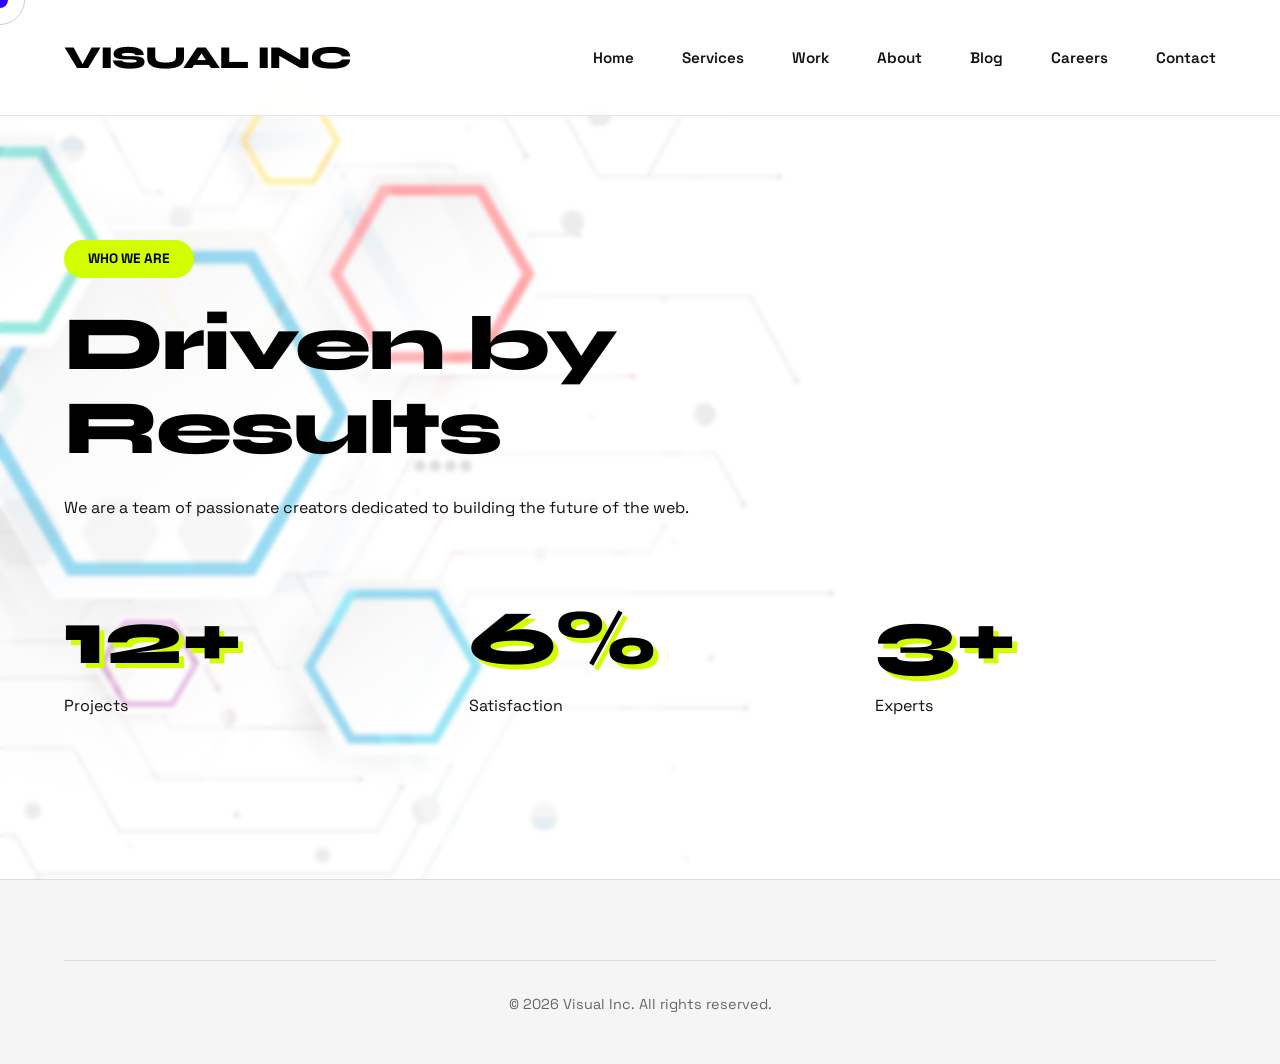
<file: about.html>
<!DOCTYPE html>
<html lang="en">
<head>
    <meta charset="UTF-8">
    <meta name="viewport" content="width=device-width, initial-scale=1.0">
    <title>About - Visual Inc</title>
    <link rel="preconnect" href="https://fonts.googleapis.com">
    <link rel="preconnect" href="https://fonts.gstatic.com" crossorigin>
    <link href="https://fonts.googleapis.com/css2?family=Space+Grotesk:wght@300;400;500;600;700&family=Syne:wght@400;600;700;800&display=swap" rel="stylesheet">
    <link rel="stylesheet" href="style.css">
</head>
<body>
    <div id="bg-container"></div>
    <div class="cursor"></div>
    <div class="cursor-follower"></div>

    <nav>
        <a href="index.html" class="logo">VISUAL INC</a>
        <ul class="nav-menu">
            <li><a href="index.html">Home</a></li>
            <li><a href="services.html">Services</a></li>
            <li><a href="work.html">Work</a></li>
            <li><a href="about.html">About</a></li>
            <li><a href="blog.html">Blog</a></li>
            <li><a href="careers.html">Careers</a></li>
            <li><a href="contact.html">Contact</a></li>
        </ul>
        <div class="menu-toggle">
            <span></span>
            <span></span>
            <span></span>
        </div>
    </nav>

    <section class="stats" style="padding-top: 15rem; background: transparent;">
        <div class="section-header">
            <div class="section-label">WHO WE ARE</div>
            <h2>Driven by Results</h2>
            <p>We are a team of passionate creators dedicated to building the future of the web.</p>
        </div>
        <div class="stats-grid">
            <div class="stat-item">
                <div class="stat-number">200+</div>
                <div class="stat-label">Projects</div>
            </div>
            <div class="stat-item">
                <div class="stat-number">95%</div>
                <div class="stat-label">Satisfaction</div>
            </div>
            <div class="stat-item">
                <div class="stat-number">50+</div>
                <div class="stat-label">Experts</div>
            </div>
        </div>
    </section>

    <footer>
        <div class="footer-bottom">
            <p>&copy; 2026 Visual Inc. All rights reserved.</p>
        </div>
    </footer>

    <script src="script.js"></script>
</body>
</html>
</file>
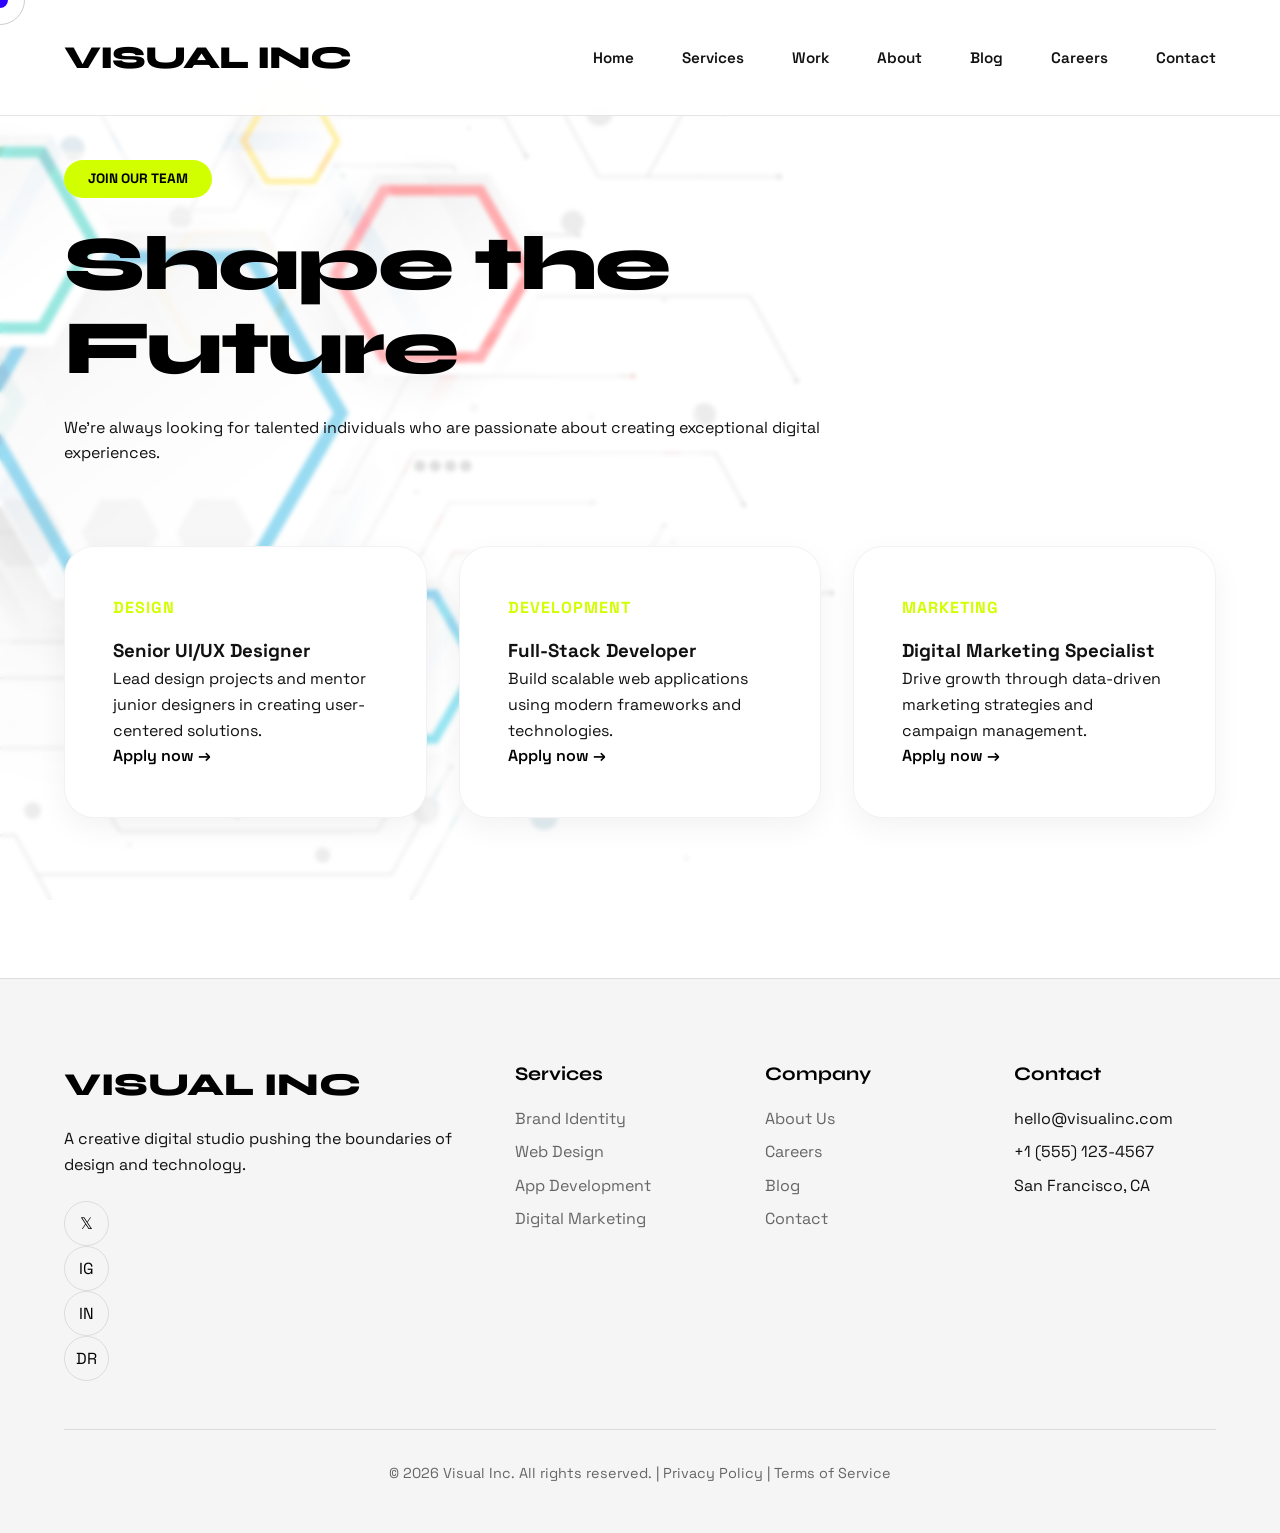
<file: careers.html>
<!DOCTYPE html>
<html lang="en">
<head>
    <meta charset="UTF-8">
    <meta name="viewport" content="width=device-width, initial-scale=1.0">
    <title>Careers - Visual Inc</title>
    <link rel="preconnect" href="https://fonts.googleapis.com">
    <link rel="preconnect" href="https://fonts.gstatic.com" crossorigin>
    <link href="https://fonts.googleapis.com/css2?family=Space+Grotesk:wght@300;400;500;600;700&family=Syne:wght@400;600;700;800&display=swap" rel="stylesheet">
    <link rel="stylesheet" href="style.css">
</head>
<body>
    <!-- Background Container -->
    <div id="bg-container"></div>

    <!-- Custom Cursor -->
    <div class="cursor"></div>
    <div class="cursor-follower"></div>

    <!-- Navigation -->
    <nav>
        <a href="index.html" class="logo">VISUAL INC</a>
        <ul class="nav-menu">
            <li><a href="index.html">Home</a></li>
            <li><a href="services.html">Services</a></li>
            <li><a href="work.html">Work</a></li>
            <li><a href="about.html">About</a></li>
            <li><a href="blog.html">Blog</a></li>
            <li><a href="careers.html">Careers</a></li>
            <li><a href="contact.html">Contact</a></li>
        </ul>
        <div class="menu-toggle">
            <span></span>
            <span></span>
            <span></span>
        </div>
    </nav>

    <!-- Careers Section -->
    <section class="careers" id="careers">
        <div class="section-header">
            <div class="section-label">JOIN OUR TEAM</div>
            <h2>Shape the Future</h2>
            <p>We're always looking for talented individuals who are passionate about creating exceptional digital experiences.</p>
        </div>
        <div class="careers-grid">
            <div class="career-card">
                <div class="career-category">Design</div>
                <h3>Senior UI/UX Designer</h3>
                <p>Lead design projects and mentor junior designers in creating user-centered solutions.</p>
                <a href="#" class="career-link">Apply now →</a>
            </div>
            <div class="career-card">
                <div class="career-category">Development</div>
                <h3>Full-Stack Developer</h3>
                <p>Build scalable web applications using modern frameworks and technologies.</p>
                <a href="#" class="career-link">Apply now →</a>
            </div>
            <div class="career-card">
                <div class="career-category">Marketing</div>
                <h3>Digital Marketing Specialist</h3>
                <p>Drive growth through data-driven marketing strategies and campaign management.</p>
                <a href="#" class="career-link">Apply now →</a>
            </div>
        </div>
    </section>

    <!-- Footer -->
    <footer>
        <div class="footer-content">
            <div class="footer-brand">
                <h3>VISUAL INC</h3>
                <p>A creative digital studio pushing the boundaries of design and technology.</p>
                <div class="social-links" style="margin-top: 1.5rem;">
                    <a href="#" aria-label="Twitter">𝕏</a>
                    <a href="#" aria-label="Instagram">IG</a>
                    <a href="#" aria-label="LinkedIn">IN</a>
                    <a href="#" aria-label="Dribbble">DR</a>
                </div>
            </div>
            <div class="footer-section">
                <h4>Services</h4>
                <ul class="footer-links">
                    <li><a href="#">Brand Identity</a></li>
                    <li><a href="#">Web Design</a></li>
                    <li><a href="#">App Development</a></li>
                    <li><a href="#">Digital Marketing</a></li>
                </ul>
            </div>
            <div class="footer-section">
                <h4>Company</h4>
                <ul class="footer-links">
                    <li><a href="about.html">About Us</a></li>
                    <li><a href="careers.html">Careers</a></li>
                    <li><a href="blog.html">Blog</a></li>
                    <li><a href="contact.html">Contact</a></li>
                </ul>
            </div>
            <div class="footer-section">
                <h4>Contact</h4>
                <ul class="footer-links">
                    <li>hello@visualinc.com</li>
                    <li>+1 (555) 123-4567</li>
                    <li>San Francisco, CA</li>
                </ul>
            </div>
        </div>
        <div class="footer-bottom">
            <p>&copy; 2026 Visual Inc. All rights reserved. | Privacy Policy | Terms of Service</p>
        </div>
    </footer>

    <script src="script.js"></script>
</body>
</html>
</file>
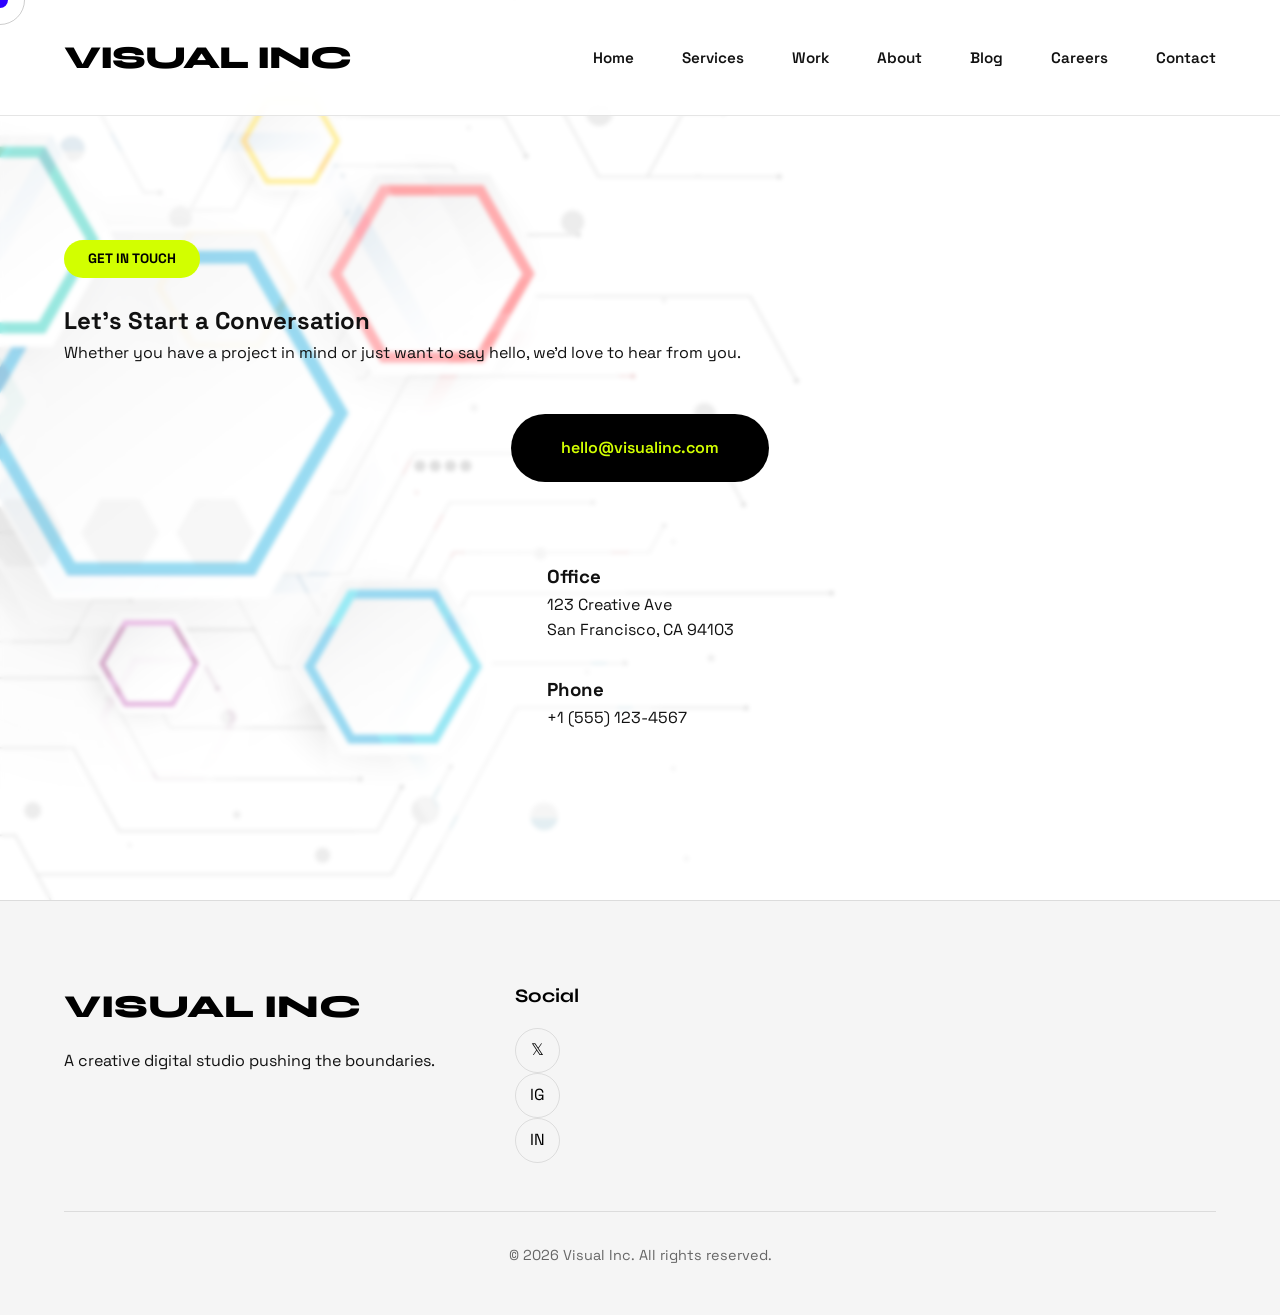
<file: contact.html>
<!DOCTYPE html>
<html lang="en">
<head>
    <meta charset="UTF-8">
    <meta name="viewport" content="width=device-width, initial-scale=1.0">
    <title>Contact - Visual Inc</title>
    <link rel="preconnect" href="https://fonts.googleapis.com">
    <link rel="preconnect" href="https://fonts.gstatic.com" crossorigin>
    <link href="https://fonts.googleapis.com/css2?family=Space+Grotesk:wght@300;400;500;600;700&family=Syne:wght@400;600;700;800&display=swap" rel="stylesheet">
    <link rel="stylesheet" href="style.css">
</head>
<body>
    <div id="bg-container"></div>
    <div class="cursor"></div>
    <div class="cursor-follower"></div>

    <nav>
        <a href="index.html" class="logo">VISUAL INC</a>
        <ul class="nav-menu">
            <li><a href="index.html">Home</a></li>
            <li><a href="services.html">Services</a></li>
            <li><a href="work.html">Work</a></li>
            <li><a href="about.html">About</a></li>
            <li><a href="blog.html">Blog</a></li>
            <li><a href="careers.html">Careers</a></li>
            <li><a href="contact.html">Contact</a></li>
        </ul>
        <div class="menu-toggle">
            <span></span>
            <span></span>
            <span></span>
        </div>
    </nav>

    <section class="cta-section" style="padding-top: 15rem; min-height: 100vh;">
        <div class="section-label">GET IN TOUCH</div>
        <h2>Let's Start a Conversation</h2>
        <p>Whether you have a project in mind or just want to say hello, we'd love to hear from you.</p>
        
        <div class="cta-group" style="margin-top: 3rem;">
            <a href="mailto:hello@visualinc.com" class="btn btn-primary">hello@visualinc.com</a>
        </div>

        <div style="margin-top: 5rem; display: grid; gap: 2rem; justify-content: center;">
            <div>
                <h3>Office</h3>
                <p>123 Creative Ave<br>San Francisco, CA 94103</p>
            </div>
            <div>
                <h3>Phone</h3>
                <p>+1 (555) 123-4567</p>
            </div>
        </div>
    </section>

    <footer>
        <div class="footer-content">
            <div class="footer-brand">
                <h3>VISUAL INC</h3>
                <p>A creative digital studio pushing the boundaries.</p>
            </div>
            <div class="footer-section">
                <h4>Social</h4>
                <div class="social-links">
                    <a href="#">𝕏</a>
                    <a href="#">IG</a>
                    <a href="#">IN</a>
                </div>
            </div>
        </div>
        <div class="footer-bottom">
            <p>&copy; 2026 Visual Inc. All rights reserved.</p>
        </div>
    </footer>

    <script src="script.js"></script>
</body>
</html>
</file>
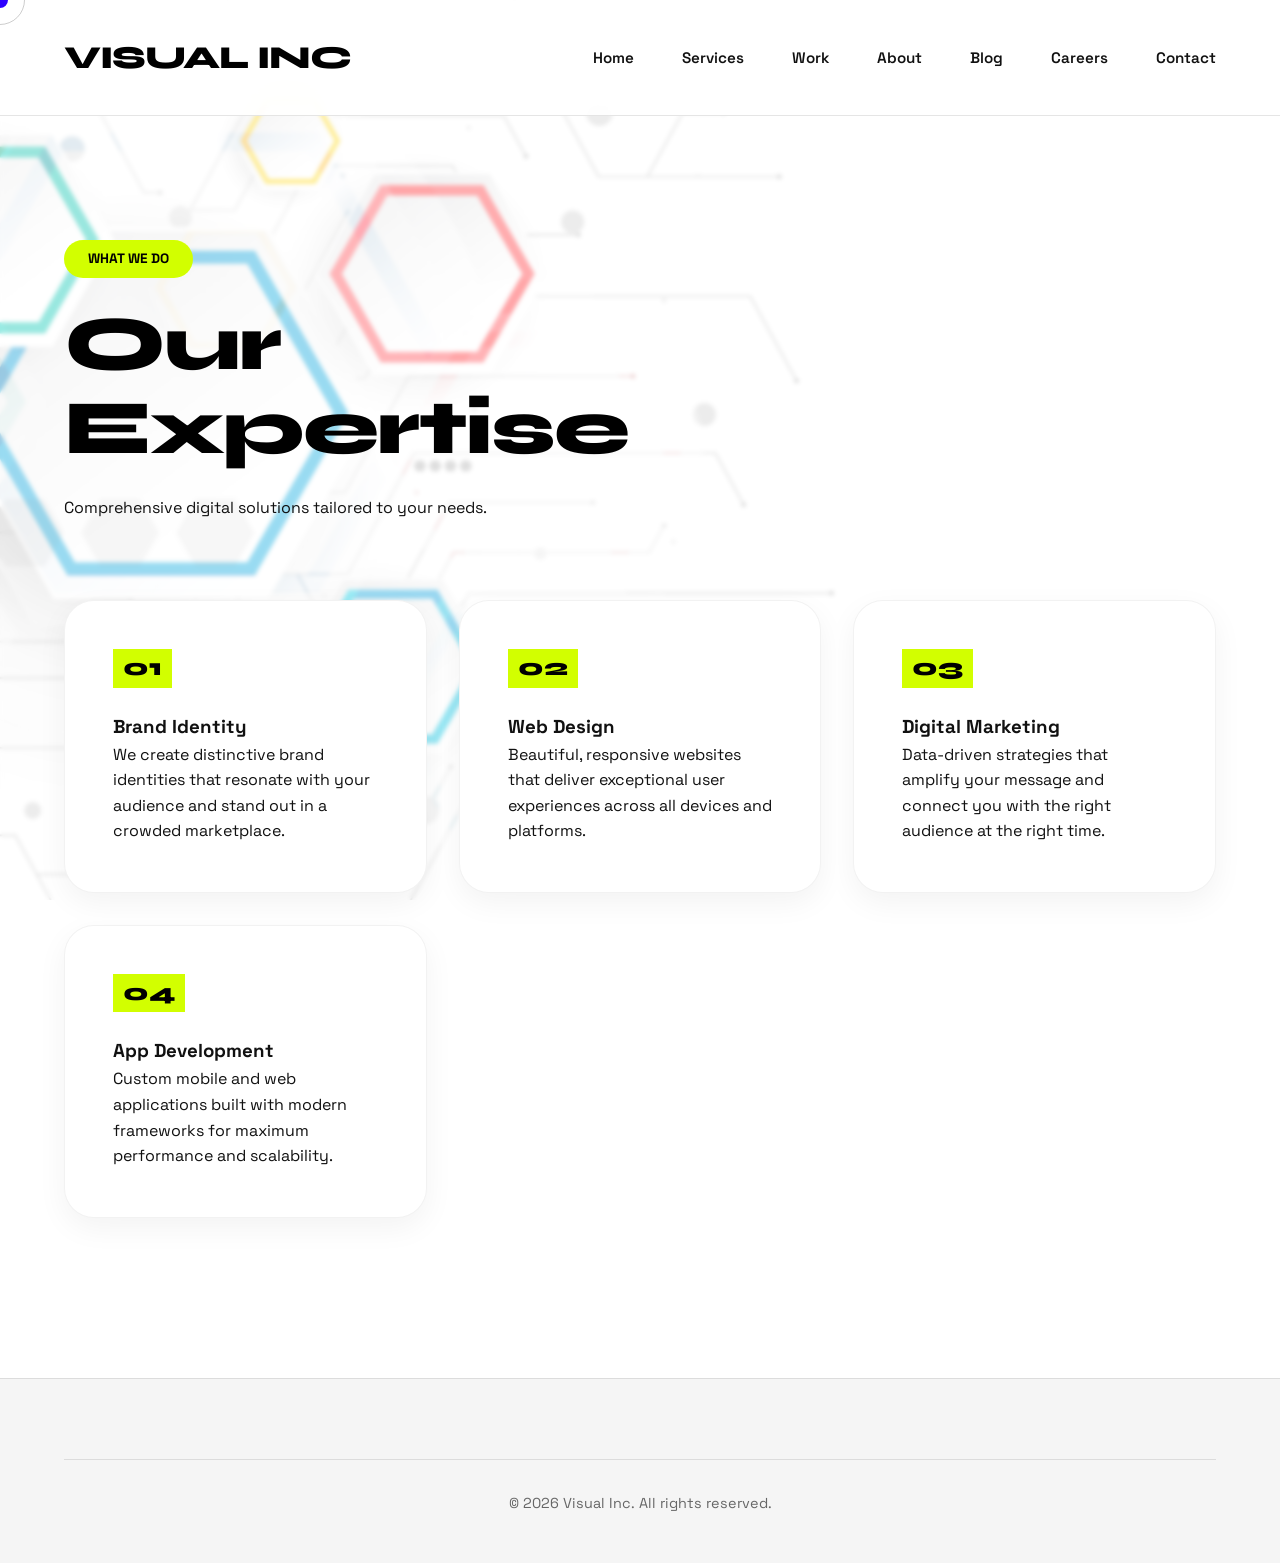
<file: services.html>
<!DOCTYPE html>
<html lang="en">
<head>
    <meta charset="UTF-8">
    <meta name="viewport" content="width=device-width, initial-scale=1.0">
    <title>Services - Visual Inc</title>
    <link rel="preconnect" href="https://fonts.googleapis.com">
    <link rel="preconnect" href="https://fonts.gstatic.com" crossorigin>
    <link href="https://fonts.googleapis.com/css2?family=Space+Grotesk:wght@300;400;500;600;700&family=Syne:wght@400;600;700;800&display=swap" rel="stylesheet">
    <link rel="stylesheet" href="style.css">
</head>
<body>
    <div id="bg-container"></div>
    <div class="cursor"></div>
    <div class="cursor-follower"></div>

    <nav>
        <a href="index.html" class="logo">VISUAL INC</a>
        <ul class="nav-menu">
            <li><a href="index.html">Home</a></li>
            <li><a href="services.html">Services</a></li>
            <li><a href="work.html">Work</a></li>
            <li><a href="about.html">About</a></li>
            <li><a href="blog.html">Blog</a></li>
            <li><a href="careers.html">Careers</a></li>
            <li><a href="contact.html">Contact</a></li>
        </ul>
        <div class="menu-toggle">
            <span></span>
            <span></span>
            <span></span>
        </div>
    </nav>

    <section class="services" style="padding-top: 15rem;">
        <div class="section-header">
            <div class="section-label">WHAT WE DO</div>
            <h2>Our Expertise</h2>
            <p>Comprehensive digital solutions tailored to your needs.</p>
        </div>
        <div class="services-grid">
            <div class="service-card">
                <div class="service-number">01</div>
                <h3>Brand Identity</h3>
                <p>We create distinctive brand identities that resonate with your audience and stand out in a crowded marketplace.</p>
            </div>
            <div class="service-card">
                <div class="service-number">02</div>
                <h3>Web Design</h3>
                <p>Beautiful, responsive websites that deliver exceptional user experiences across all devices and platforms.</p>
            </div>
            <div class="service-card">
                <div class="service-number">03</div>
                <h3>Digital Marketing</h3>
                <p>Data-driven strategies that amplify your message and connect you with the right audience at the right time.</p>
            </div>
            <div class="service-card">
                <div class="service-number">04</div>
                <h3>App Development</h3>
                <p>Custom mobile and web applications built with modern frameworks for maximum performance and scalability.</p>
            </div>
        </div>
    </section>

    <footer>
        <div class="footer-bottom">
            <p>&copy; 2026 Visual Inc. All rights reserved.</p>
        </div>
    </footer>

    <script src="script.js"></script>
</body>
</html>
</file>
<file: style.css>
:root {
    --neon-green: #D2FF00;
    --dark-bg: #ffffff;
    --card-bg: rgba(255, 255, 255, 0.8);
    --text-primary: #111111;
    --text-secondary: #444444;
    --border: rgba(0, 0, 0, 0.1);
}

* {
    margin: 0;
    padding: 0;
    box-sizing: border-box;
}

html {
    scroll-behavior: smooth;
}

body {
    font-family: 'Space Grotesk', sans-serif;
    background: var(--dark-bg);
    color: var(--text-primary);
    overflow-x: hidden;
    line-height: 1.6;
    cursor: none;
}

/* Dynamic Background */
#bg-container {
    position: fixed;
    top: 0;
    left: 0;
    width: 100%;
    height: 100%;
    z-index: -1;
    background-image: url('bg.jpg');
    background-size: cover;
    background-position: center;
    transition: background-image 0.8s ease-in-out;
}

#bg-container::after {
    content: '';
    position: absolute;
    inset: 0;
    background: rgba(255, 255, 255, 0.6); /* Reduced opacity for better background visibility */
    backdrop-filter: blur(2px);
}

/* Custom Cursor */
.cursor {
    width: 20px;
    height: 20px;
    border: 2px solid #000;
    background: var(--neon-green);
    border-radius: 50%;
    position: fixed;
    pointer-events: none;
    z-index: 9999;
    transition: transform 0.1s ease;
    transform: translate(-50%, -50%);
    mix-blend-mode: difference;
}

.cursor-follower {
    width: 50px;
    height: 50px;
    border: 1px solid rgba(0, 0, 0, 0.2);
    border-radius: 50%;
    position: fixed;
    pointer-events: none;
    z-index: 9998;
    transition: all 0.3s ease;
    transform: translate(-50%, -50%);
}

/* Navigation */
nav {
    position: fixed;
    top: 0;
    width: 100%;
    padding: 2rem 5%;
    display: flex;
    justify-content: space-between;
    align-items: center;
    z-index: 1000;
    background: rgba(255, 255, 255, 0.9);
    backdrop-filter: blur(20px);
    border-bottom: 1px solid var(--border);
}

.logo {
    font-family: 'Syne', sans-serif;
    font-size: 2rem;
    font-weight: 800;
    color: #000;
    letter-spacing: -1px;
    text-decoration: none;
}

.nav-menu {
    display: flex;
    gap: 3rem;
    list-style: none;
}

.nav-menu a {
    color: var(--text-primary);
    text-decoration: none;
    font-weight: 600;
    font-size: 0.95rem;
    position: relative;
    transition: color 0.3s ease;
}

.nav-menu a:hover {
    color: #000;
    background: var(--neon-green);
    padding: 0 5px;
}

.menu-toggle {
    display: none;
    flex-direction: column;
    gap: 6px;
    cursor: pointer;
    z-index: 1001;
}

.menu-toggle span {
    width: 30px;
    height: 2px;
    background: #000;
    transition: all 0.3s ease;
}

/* Hero Section */
.hero {
    position: relative;
    height: 100vh;
    display: flex;
    align-items: center;
    justify-content: center;
    overflow: hidden;
}

.hero-content {
    position: relative;
    z-index: 10;
    text-align: center;
    padding: 0 5%;
    max-width: 1400px;
}

.hero-label {
    display: inline-block;
    padding: 0.5rem 1.5rem;
    background: #000;
    color: var(--neon-green);
    border-radius: 50px;
    font-size: 0.85rem;
    font-weight: 600;
    margin-bottom: 2rem;
    animation: fadeInDown 0.8s ease;
}

@keyframes fadeInDown {
    from { opacity: 0; transform: translateY(-30px); }
    to { opacity: 1; transform: translateY(0); }
}

.hero h1 {
    font-family: 'Syne', sans-serif;
    font-size: clamp(3rem, 10vw, 8rem);
    font-weight: 800;
    line-height: 1;
    margin-bottom: 1.5rem;
    letter-spacing: -3px;
    color: #000;
    animation: fadeInUp 0.8s ease 0.2s both;
}

@keyframes fadeInUp {
    from { opacity: 0; transform: translateY(40px); }
    to { opacity: 1; transform: translateY(0); }
}

.hero h1 .highlight {
    background: var(--neon-green);
    padding: 0 10px;
    color: #000;
    display: inline-block;
}

.hero p {
    font-size: clamp(1.1rem, 2vw, 1.5rem);
    color: var(--text-secondary);
    max-width: 700px;
    margin: 0 auto 3rem;
    animation: fadeInUp 0.8s ease 0.4s both;
}

.cta-group {
    display: flex;
    gap: 1.5rem;
    justify-content: center;
    flex-wrap: wrap;
    animation: fadeInUp 0.8s ease 0.6s both;
}

.btn {
    padding: 1.2rem 3rem;
    font-size: 1rem;
    font-weight: 600;
    text-decoration: none;
    border-radius: 50px;
    transition: all 0.3s ease;
    display: inline-block;
    border: 2px solid transparent;
}

.btn-primary {
    background: #000;
    color: var(--neon-green);
}

.btn-primary:hover {
    background: var(--neon-green);
    color: #000;
    transform: translateY(-3px);
    box-shadow: 0 15px 40px rgba(0, 0, 0, 0.1);
}

.btn-secondary {
    background: transparent;
    color: #000;
    border: 2px solid #000;
}

.btn-secondary:hover {
    background: #000;
    color: #fff;
    transform: translateY(-3px);
}

/* Sections General */
section {
    padding: 10rem 5%;
    position: relative;
}

.section-header {
    max-width: 800px;
    margin-bottom: 5rem;
}

.section-label {
    display: inline-block;
    padding: 0.5rem 1.5rem;
    background: var(--neon-green);
    color: #000;
    border-radius: 50px;
    font-size: 0.85rem;
    font-weight: 700;
    margin-bottom: 1.5rem;
}

.section-header h2 {
    font-family: 'Syne', sans-serif;
    font-size: clamp(2.5rem, 6vw, 5rem);
    font-weight: 800;
    line-height: 1.1;
    margin-bottom: 1.5rem;
    letter-spacing: -2px;
    color: #000;
}

/* Services Grid */
.services-grid {
    display: grid;
    grid-template-columns: repeat(auto-fit, minmax(350px, 1fr));
    gap: 2rem;
}

.service-card {
    background: #fff;
    border: 1px solid rgba(0,0,0,0.05);
    border-radius: 30px;
    padding: 3rem;
    transition: all 0.4s ease;
    box-shadow: 0 10px 30px rgba(0,0,0,0.05);
}

.service-card:hover {
    transform: translateY(-10px);
    border-color: #000;
    box-shadow: 10px 10px 0 var(--neon-green);
}

.service-number {
    font-family: 'Syne', sans-serif;
    font-size: 1.5rem;
    font-weight: 800;
    color: #000;
    background: var(--neon-green);
    display: inline-block;
    padding: 0 10px;
    margin-bottom: 1.5rem;
}

/* Portfolio */
.portfolio-grid {
    display: grid;
    grid-template-columns: repeat(auto-fit, minmax(450px, 1fr));
    gap: 2rem;
}

.portfolio-item {
    position: relative;
    height: 500px;
    border-radius: 30px;
    overflow: hidden;
    cursor: pointer;
}

.portfolio-item img {
    width: 100%;
    height: 100%;
    object-fit: cover;
    transition: transform 0.6s ease;
}

.portfolio-item:hover img {
    transform: scale(1.1);
}

.portfolio-overlay {
    position: absolute;
    inset: 0;
    background: linear-gradient(to top, rgba(0, 0, 0, 0.9) 0%, transparent 60%);
    padding: 3rem;
    display: flex;
    flex-direction: column;
    justify-content: flex-end;
    opacity: 0;
    transition: opacity 0.4s ease;
    color: #fff;
}

.portfolio-item:hover .portfolio-overlay {
    opacity: 1;
}

.portfolio-category {
    color: var(--neon-green);
    font-weight: 700;
    text-transform: uppercase;
    letter-spacing: 1px;
}

/* Stats */
.stats-grid {
    display: grid;
    grid-template-columns: repeat(auto-fit, minmax(250px, 1fr));
    gap: 4rem;
    max-width: 1200px;
    margin: 0 auto;
}

.stat-number {
    font-family: 'Syne', sans-serif;
    font-size: clamp(3rem, 6vw, 5rem);
    font-weight: 800;
    color: #000;
    text-shadow: 5px 5px 0 var(--neon-green);
    line-height: 1;
    margin-bottom: 1rem;
}

/* Blog Grid */
.blog-grid {
    display: grid;
    grid-template-columns: repeat(auto-fit, minmax(350px, 1fr));
    gap: 2rem;
}

.blog-card {
    background: #fff;
    border: 1px solid rgba(0,0,0,0.05);
    border-radius: 30px;
    overflow: hidden;
    transition: all 0.4s ease;
    box-shadow: 0 10px 30px rgba(0,0,0,0.05);
}

.blog-card:hover {
    transform: translateY(-10px);
    border-color: #000;
    box-shadow: 10px 10px 0 var(--neon-green);
}

.blog-card img {
    width: 100%;
    height: 250px;
    object-fit: cover;
}

.blog-content {
    padding: 2rem;
}

.blog-category {
    color: var(--neon-green);
    font-weight: 700;
    text-transform: uppercase;
    letter-spacing: 1px;
    margin-bottom: 0.5rem;
}

.blog-link {
    color: #000;
    text-decoration: none;
    font-weight: 600;
    transition: color 0.3s ease;
}

.blog-link:hover {
    color: var(--neon-green);
}

/* Careers Grid */
.careers-grid {
    display: grid;
    grid-template-columns: repeat(auto-fit, minmax(350px, 1fr));
    gap: 2rem;
}

.career-card {
    background: #fff;
    border: 1px solid rgba(0,0,0,0.05);
    border-radius: 30px;
    padding: 3rem;
    transition: all 0.4s ease;
    box-shadow: 0 10px 30px rgba(0,0,0,0.05);
}

.career-card:hover {
    transform: translateY(-10px);
    border-color: #000;
    box-shadow: 10px 10px 0 var(--neon-green);
}

.career-category {
    color: var(--neon-green);
    font-weight: 700;
    text-transform: uppercase;
    letter-spacing: 1px;
    margin-bottom: 1rem;
}

.career-link {
    color: #000;
    text-decoration: none;
    font-weight: 600;
    transition: color 0.3s ease;
}

.career-link:hover {
    color: var(--neon-green);
}

/* Footer */
footer {
    padding: 5rem 5% 3rem;
    background: #f5f5f5;
    border-top: 1px solid rgba(0,0,0,0.1);
}

.footer-content {
    display: grid;
    grid-template-columns: 2fr 1fr 1fr 1fr;
    gap: 3rem;
    margin-bottom: 3rem;
}

.footer-brand h3 {
    font-family: 'Syne', sans-serif;
    font-size: 2rem;
    font-weight: 800;
    color: #000;
    margin-bottom: 1rem;
}

.social-links a {
    width: 45px;
    height: 45px;
    border: 1px solid rgba(0,0,0,0.1);
    border-radius: 50%;
    display: flex;
    align-items: center;
    justify-content: center;
    color: #000;
    text-decoration: none;
    transition: all 0.3s ease;
}

.social-links a:hover {
    background: #000;
    color: var(--neon-green);
    transform: translateY(-3px);
}

.footer-section h4 {
    font-family: 'Syne', sans-serif;
    font-size: 1.2rem;
    font-weight: 700;
    color: #000;
    margin-bottom: 1rem;
}

.footer-links {
    list-style: none;
}

.footer-links li {
    margin-bottom: 0.5rem;
}

.footer-links a {
    color: #666;
    text-decoration: none;
    transition: color 0.3s ease;
}

.footer-links a:hover {
    color: #000;
}

.footer-bottom {
    border-top: 1px solid rgba(0,0,0,0.1);
    padding-top: 2rem;
    text-align: center;
}

.footer-bottom p {
    color: #666;
    font-size: 0.9rem;
}

/* Responsive */
@media (max-width: 1200px) {
    .hero h1 {
        font-size: clamp(2.5rem, 8vw, 6rem);
    }
    .services-grid, .portfolio-grid {
        grid-template-columns: repeat(auto-fit, minmax(300px, 1fr));
        gap: 1.5rem;
    }
    .portfolio-item {
        height: 400px;
    }
}

@media (max-width: 968px) {
    nav {
        padding: 1.5rem 5%;
    }
    .logo {
        font-size: 1.5rem;
    }
    .nav-menu {
        position: fixed;
        top: 0;
        right: -100%;
        width: 300px;
        height: 100vh;
        background: #fff;
        flex-direction: column;
        padding: 8rem 3rem;
        gap: 2rem;
        transition: right 0.4s ease;
        border-left: 1px solid rgba(0,0,0,0.1);
    }
    .nav-menu.active { right: 0; }
    .menu-toggle { display: flex; }
    .cursor, .cursor-follower { display: none; }
    body { cursor: auto; }
    section {
        padding: 5rem 5%;
    }
    .hero {
        height: 90vh;
    }
    .hero-content {
        padding: 0 2%;
    }
    .hero h1 {
        font-size: clamp(2rem, 12vw, 4rem);
        margin-bottom: 1rem;
    }
    .hero p {
        font-size: clamp(1rem, 4vw, 1.2rem);
        margin-bottom: 2rem;
    }
    .cta-group {
        flex-direction: column;
        align-items: center;
    }
    .btn {
        padding: 1rem 2rem;
        font-size: 0.9rem;
    }
    .section-header {
        margin-bottom: 3rem;
    }
    .section-header h2 {
        font-size: clamp(2rem, 8vw, 3.5rem);
    }
    .services-grid {
        grid-template-columns: 1fr;
        gap: 1rem;
    }
    .service-card {
        padding: 2rem;
    }
    .portfolio-grid {
        grid-template-columns: 1fr;
        gap: 1rem;
    }
    .portfolio-item {
        height: 300px;
    }
    .stats-grid {
        grid-template-columns: repeat(2, 1fr);
        gap: 2rem;
    }
    .stat-number {
        font-size: clamp(2rem, 8vw, 3rem);
    }
    footer {
        padding: 3rem 5% 2rem;
    }
    .footer-content {
        grid-template-columns: 1fr;
        gap: 2rem;
    }
}

@media (max-width: 576px) {
    nav {
        padding: 1rem 5%;
    }
    .logo {
        font-size: 1.2rem;
    }
    .hero {
        height: 80vh;
    }
    .hero-label {
        font-size: 0.75rem;
        padding: 0.4rem 1rem;
        margin-bottom: 1.5rem;
    }
    .hero h1 {
        font-size: clamp(1.8rem, 14vw, 3rem);
        letter-spacing: -2px;
    }
    .hero p {
        font-size: clamp(0.9rem, 5vw, 1rem);
        margin-bottom: 1.5rem;
    }
    .btn {
        padding: 0.8rem 1.5rem;
        font-size: 0.85rem;
    }
    section {
        padding: 3rem 5%;
    }
    .section-label {
        font-size: 0.8rem;
        padding: 0.4rem 1rem;
    }
    .section-header h2 {
        font-size: clamp(1.8rem, 10vw, 2.5rem);
        margin-bottom: 1rem;
    }
    .service-card {
        padding: 1.5rem;
    }
    .service-number {
        font-size: 1.2rem;
        padding: 0 8px;
    }
    .portfolio-item {
        height: 250px;
    }
    .portfolio-overlay {
        padding: 2rem;
    }
    .stats-grid {
        grid-template-columns: 1fr;
        gap: 1.5rem;
    }
    .stat-number {
        font-size: clamp(2.5rem, 12vw, 3.5rem);
    }
    .cta-section h2 {
        font-size: clamp(2rem, 10vw, 3rem);
    }
    .footer-brand h3 {
        font-size: 1.5rem;
    }
    .social-links a {
        width: 40px;
        height: 40px;
    }
}
</file>
